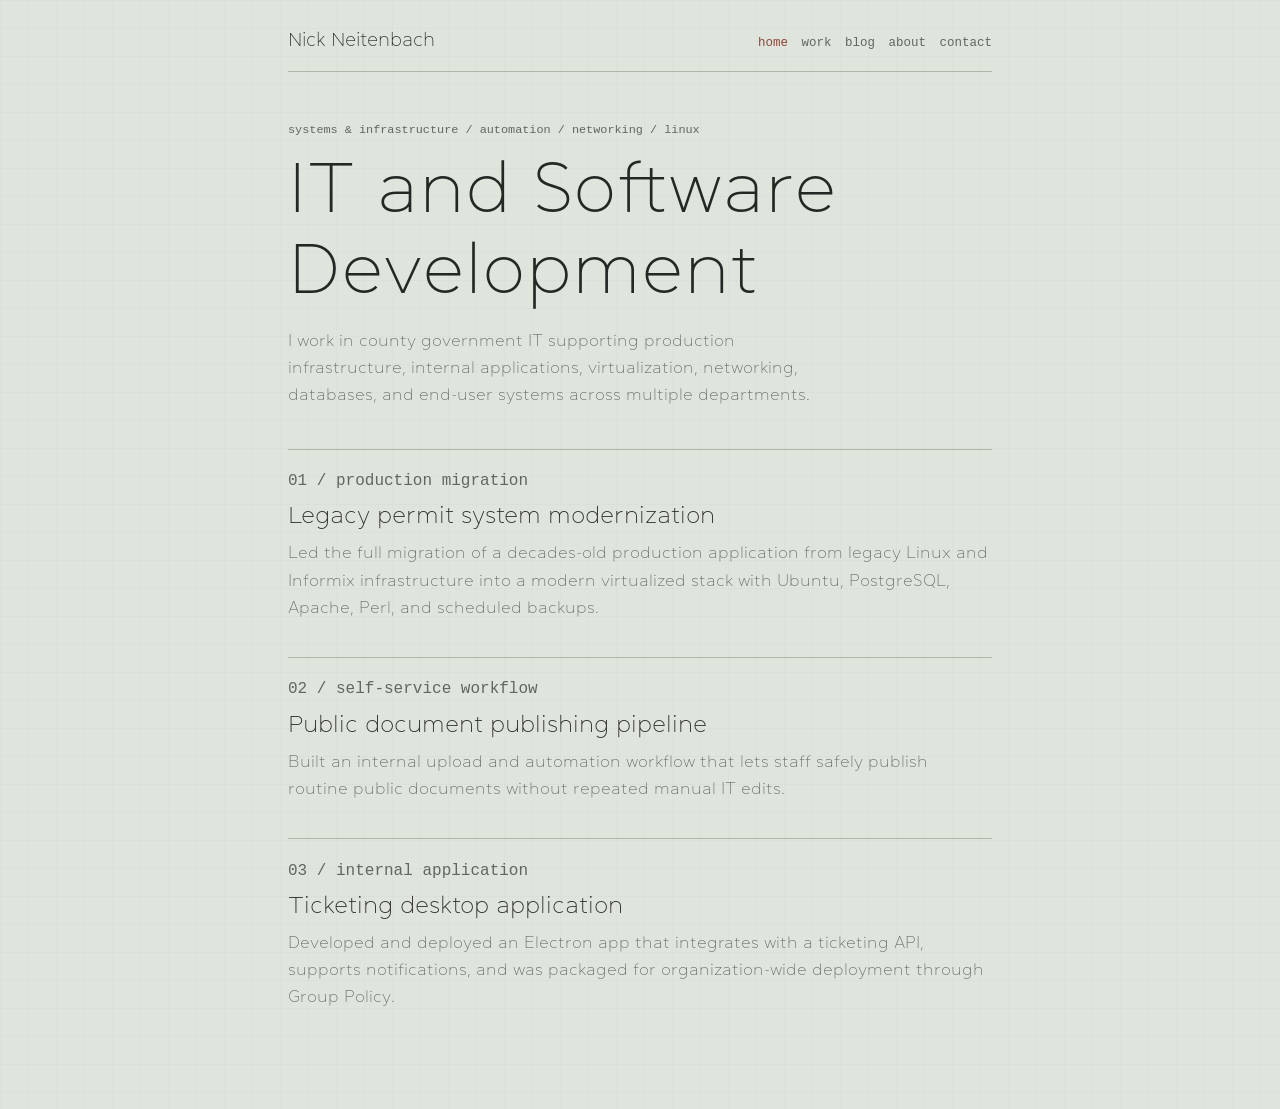
<file: docs/index.html>
<!DOCTYPE html>
<html lang="en">
<head>
    <meta charset="UTF-8">
    <meta name="viewport" content="width=device-width, initial-scale=1.0">
    <title>Nick Neitenbach - Systems & Infrastructure</title>
    <link href="style.css" rel="stylesheet">
</head>
<body>
    <header class="site-header">
        <a class="site-title" href="index.html">Nick Neitenbach</a>
        <nav class="site-nav" aria-label="Main navigation">
            <a href="index.html" aria-current="page">Home</a>
            <a href="projects.html">Work</a>
            <a href="blog.html">Blog</a>
            <a href="aboutme.html">About</a>
            <a href="contact.html">Contact</a>
        </nav>
    </header>

    <main class="page">
        <section class="intro-block">
            <p class="kicker">systems & infrastructure / automation / networking / linux</p>
            <h1>IT and Software Development</h1>
            <p>
                I work in county government IT supporting production infrastructure,
                internal applications, virtualization, networking, databases, and end-user
                systems across multiple departments.
            </p>
        </section>

        <section class="post-list" aria-label="Featured work">
            <article class="post">
                <p class="post-meta">01 / production migration</p>
                <h2><a href="projects.html#permit-system">Legacy permit system modernization</a></h2>
                <p>
                    Led the full migration of a decades-old production application from legacy Linux and
                    Informix infrastructure into a modern virtualized stack with Ubuntu,
                    PostgreSQL, Apache, Perl, and scheduled backups.
                </p>
            </article>

            <article class="post">
                <p class="post-meta">02 / self-service workflow</p>
                <h2><a href="projects.html#document-publishing">Public document publishing pipeline</a></h2>
                <p>
                    Built an internal upload and automation workflow that lets staff safely
                    publish routine public documents without repeated manual IT edits.
                </p>
            </article>

            <article class="post">
                <p class="post-meta">03 / internal application</p>
                <h2><a href="projects.html#ticketing-app">Ticketing desktop application</a></h2>
                <p>
                    Developed and deployed an Electron app that integrates with a ticketing
                    API, supports notifications, and was packaged for organization-wide
                    deployment through Group Policy.
                </p>
            </article>
        </section>
    </main>
</body>
</html>
</file>
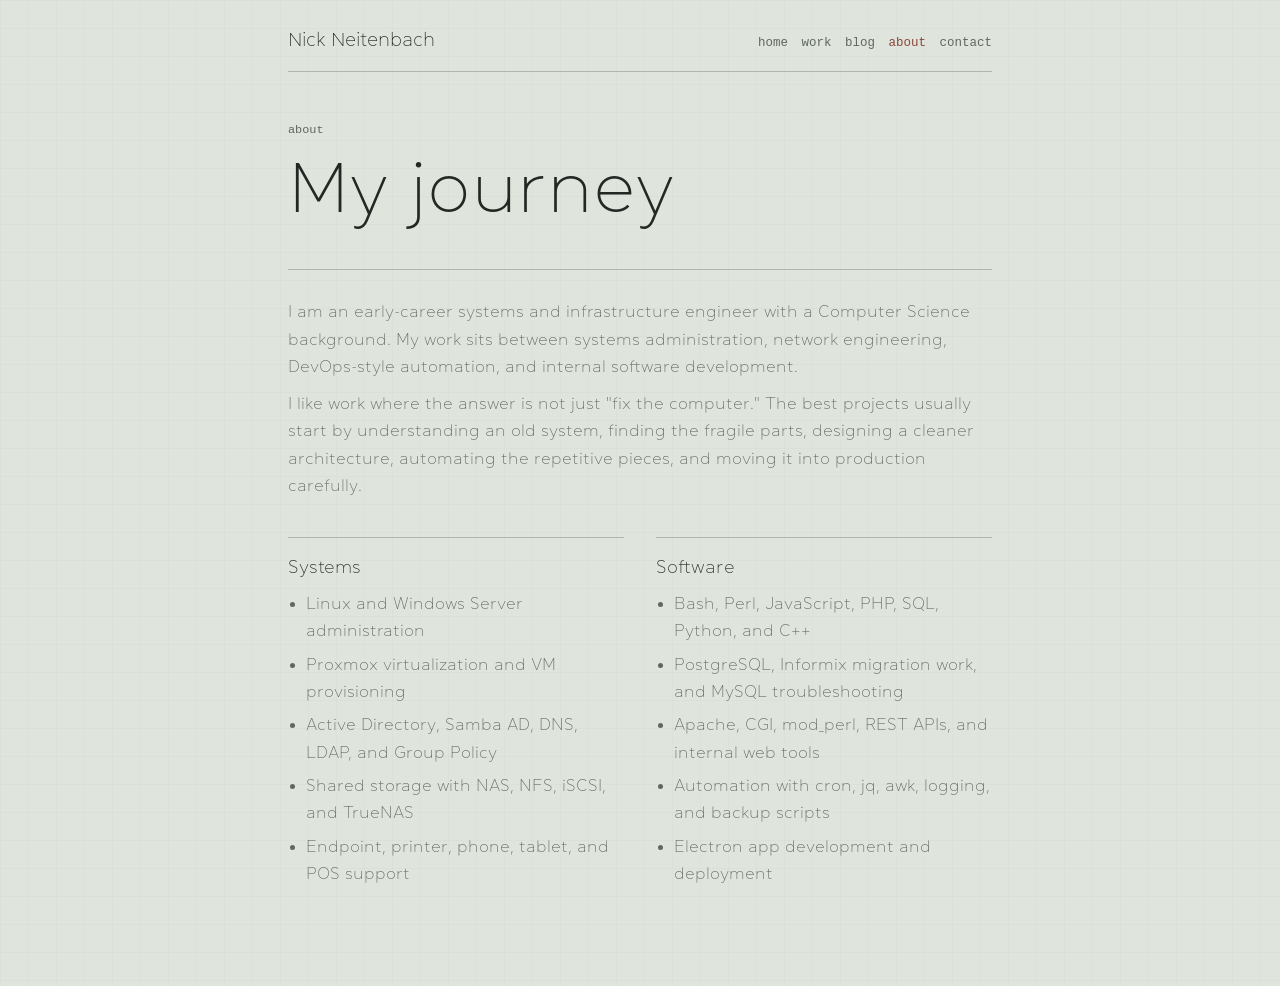
<file: docs/aboutme.html>
<!DOCTYPE html>
<html lang="en">
<head>
    <meta charset="UTF-8">
    <meta name="viewport" content="width=device-width, initial-scale=1.0">
    <title>About - Nick Neitenbach</title>
    <link href="style.css" rel="stylesheet">
</head>
<body>
    <header class="site-header">
        <a class="site-title" href="index.html">Nick Neitenbach</a>
        <nav class="site-nav" aria-label="Main navigation">
            <a href="index.html">Home</a>
            <a href="projects.html">Work</a>
            <a href="blog.html">Blog</a>
            <a href="aboutme.html" aria-current="page">About</a>
            <a href="contact.html">Contact</a>
        </nav>
    </header>

    <main class="page">
        <section class="page-heading">
            <p class="kicker">about</p>
            <h1>My journey</h1>
        </section>

        <article class="post">
            <p>
                I am an early-career systems and infrastructure engineer with a Computer
                Science background. My work sits between systems administration, network
                engineering, DevOps-style automation, and internal software development.
            </p>
            <p>
                I like work where the answer is not just "fix the computer." The best
                projects usually start by understanding an old system, finding the fragile
                parts, designing a cleaner architecture, automating the repetitive pieces,
                and moving it into production carefully.
            </p>
        </article>

        <section class="split-notes">
            <article class="note">
                <h2>Systems</h2>
                <ul>
                    <li>Linux and Windows Server administration</li>
                    <li>Proxmox virtualization and VM provisioning</li>
                    <li>Active Directory, Samba AD, DNS, LDAP, and Group Policy</li>
                    <li>Shared storage with NAS, NFS, iSCSI, and TrueNAS</li>
                    <li>Endpoint, printer, phone, tablet, and POS support</li>
                </ul>
            </article>

            <article class="note">
                <h2>Software</h2>
                <ul>
                    <li>Bash, Perl, JavaScript, PHP, SQL, Python, and C++</li>
                    <li>PostgreSQL, Informix migration work, and MySQL troubleshooting</li>
                    <li>Apache, CGI, mod_perl, REST APIs, and internal web tools</li>
                    <li>Automation with cron, jq, awk, logging, and backup scripts</li>
                    <li>Electron app development and deployment</li>
                </ul>
            </article>
        </section>
    </main>
</body>
</html>
</file>
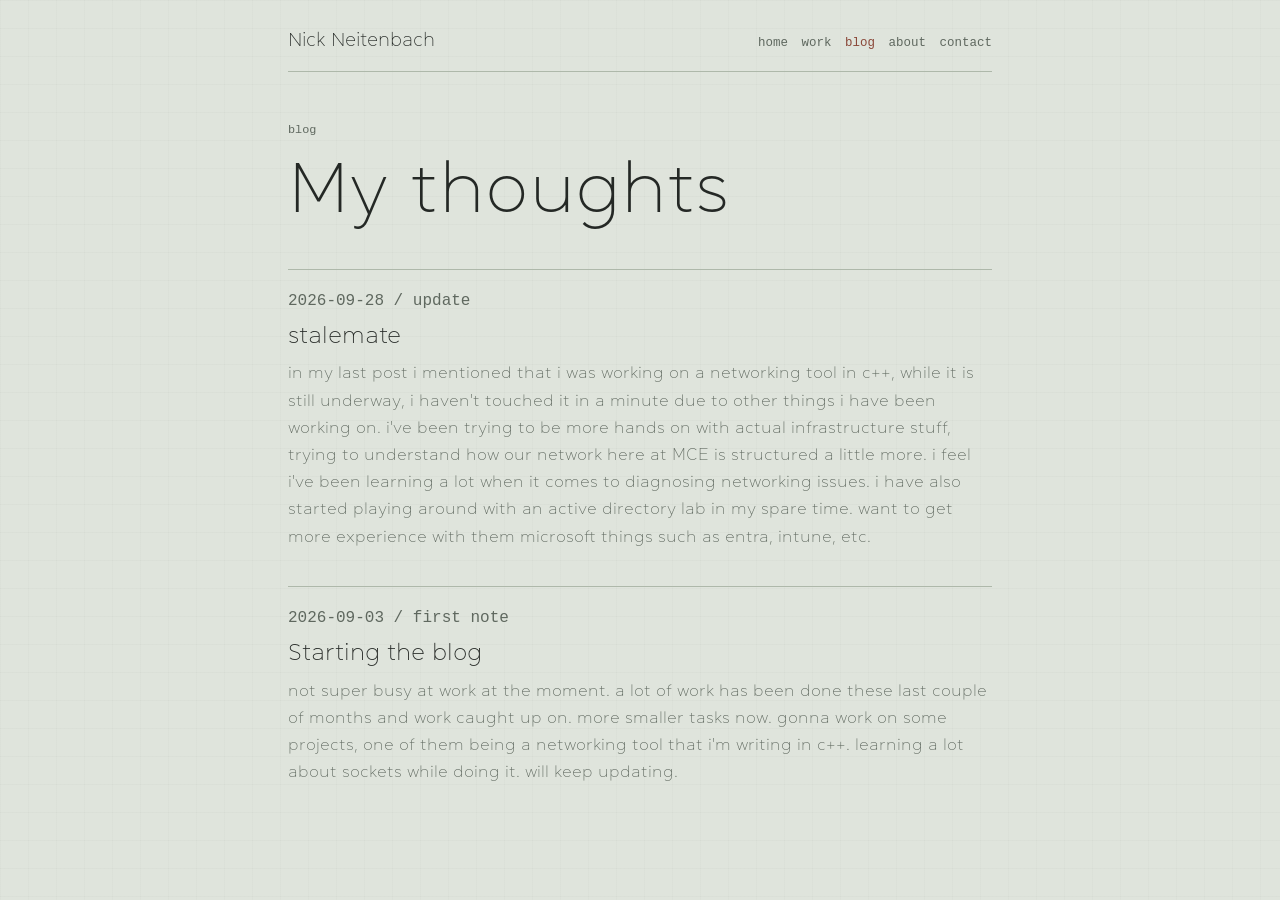
<file: docs/blog.html>
<!DOCTYPE html>
<html lang="en">
<head>
    <meta charset="UTF-8">
    <meta name="viewport" content="width=device-width, initial-scale=1.0">
    <title>Blog - Nick Neitenbach</title>
    <link href="style.css" rel="stylesheet">
</head>
<body>
    <header class="site-header">
        <a class="site-title" href="index.html">Nick Neitenbach</a>
        <nav class="site-nav" aria-label="Main navigation">
            <a href="index.html">Home</a>
            <a href="projects.html">Work</a>
            <a href="blog.html" aria-current="page">Blog</a>
            <a href="aboutme.html">About</a>
            <a href="contact.html">Contact</a>
        </nav>
    </header>

    <main class="page">
        <section class="page-heading">
            <p class="kicker">blog</p>
            <h1>My thoughts</h1>
        </section>

        <section class="post-list" aria-label="Blog posts">
            <article class="post">
                <p class="post-meta">2026-09-28 / update</p>
                <h2>stalemate</h2>
                <p>
                    in my last post i mentioned that i was working on a networking tool in c++, while 
                    it is still underway, i haven't touched it in a minute due to other things i have been
                    working on. i've been trying to be more hands on with actual infrastructure stuff, trying to 
                    understand how our network here at MCE is structured a little more. i feel i've been learning
                    a lot when it comes to diagnosing networking issues.  i have also started playing around with
                    an active directory lab in my spare time. want to get more experience with them microsoft things
                    such as entra, intune, etc.
                </p>
            </article>
            <article class="post">
                <p class="post-meta">2026-09-03 / first note</p>
                <h2>Starting the blog</h2>
                <p>
                    not super busy at work at the moment. a lot of work has been done these last 
                    couple of months and work caught up on. more smaller tasks now. gonna work on some projects,
                    one of them being a networking tool that i'm writing in c++. learning a lot about sockets
                    while doing it. will keep updating.
                </p>
            </article>
        </section>
    </main>
</body>
</html>
</file>
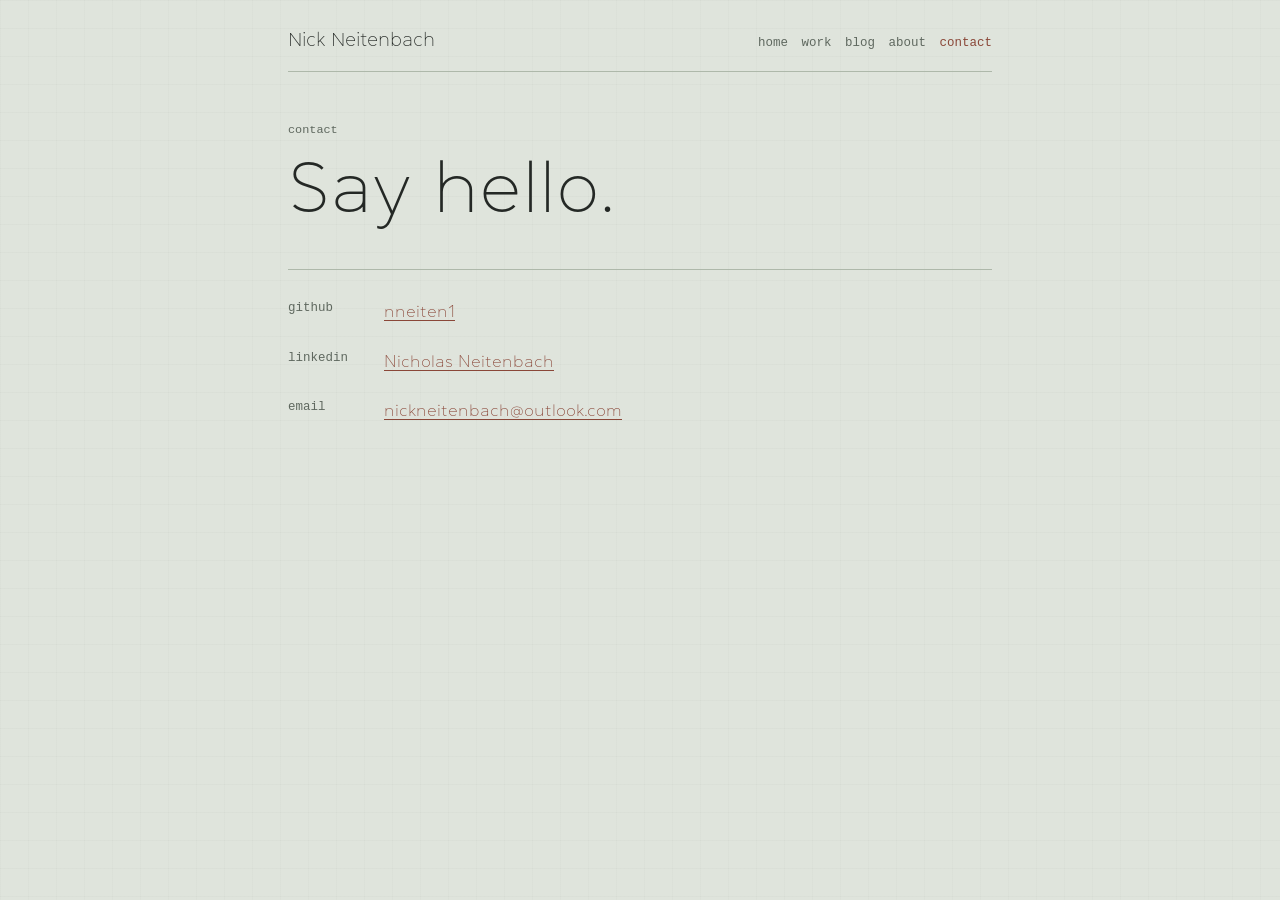
<file: docs/contact.html>
<!DOCTYPE html>
<html lang="en">
<head>
    <meta charset="UTF-8">
    <meta name="viewport" content="width=device-width, initial-scale=1.0">
    <title>Contact - Nick Neitenbach</title>
    <link href="style.css" rel="stylesheet">
</head>
<body>
    <header class="site-header">
        <a class="site-title" href="index.html">Nick Neitenbach</a>
        <nav class="site-nav" aria-label="Main navigation">
            <a href="index.html">Home</a>
            <a href="projects.html">Work</a>
            <a href="blog.html">Blog</a>
            <a href="aboutme.html">About</a>
            <a href="contact.html" aria-current="page">Contact</a>
        </nav>
    </header>

    <main class="page">
        <section class="page-heading">
            <p class="kicker">contact</p>
            <h1>Say hello.</h1>
        </section>

        <article class="post contact-list">
            <p><span>GitHub</span> <a href="https://github.com/nneiten1" target="_blank" rel="noreferrer">nneiten1</a></p>
            <p><span>LinkedIn</span> <a href="https://www.linkedin.com/public-profile/settings?trk=d_flagship3_profile_self_view_public_profile" target="_blank" rel="noreferrer">Nicholas Neitenbach</a></p>
            <p><span>Email</span> <a href="mailto:nickneitenbach@outlook.com">nickneitenbach@outlook.com</a></p>
        </article>
    </main>
</body>
</html>
</file>
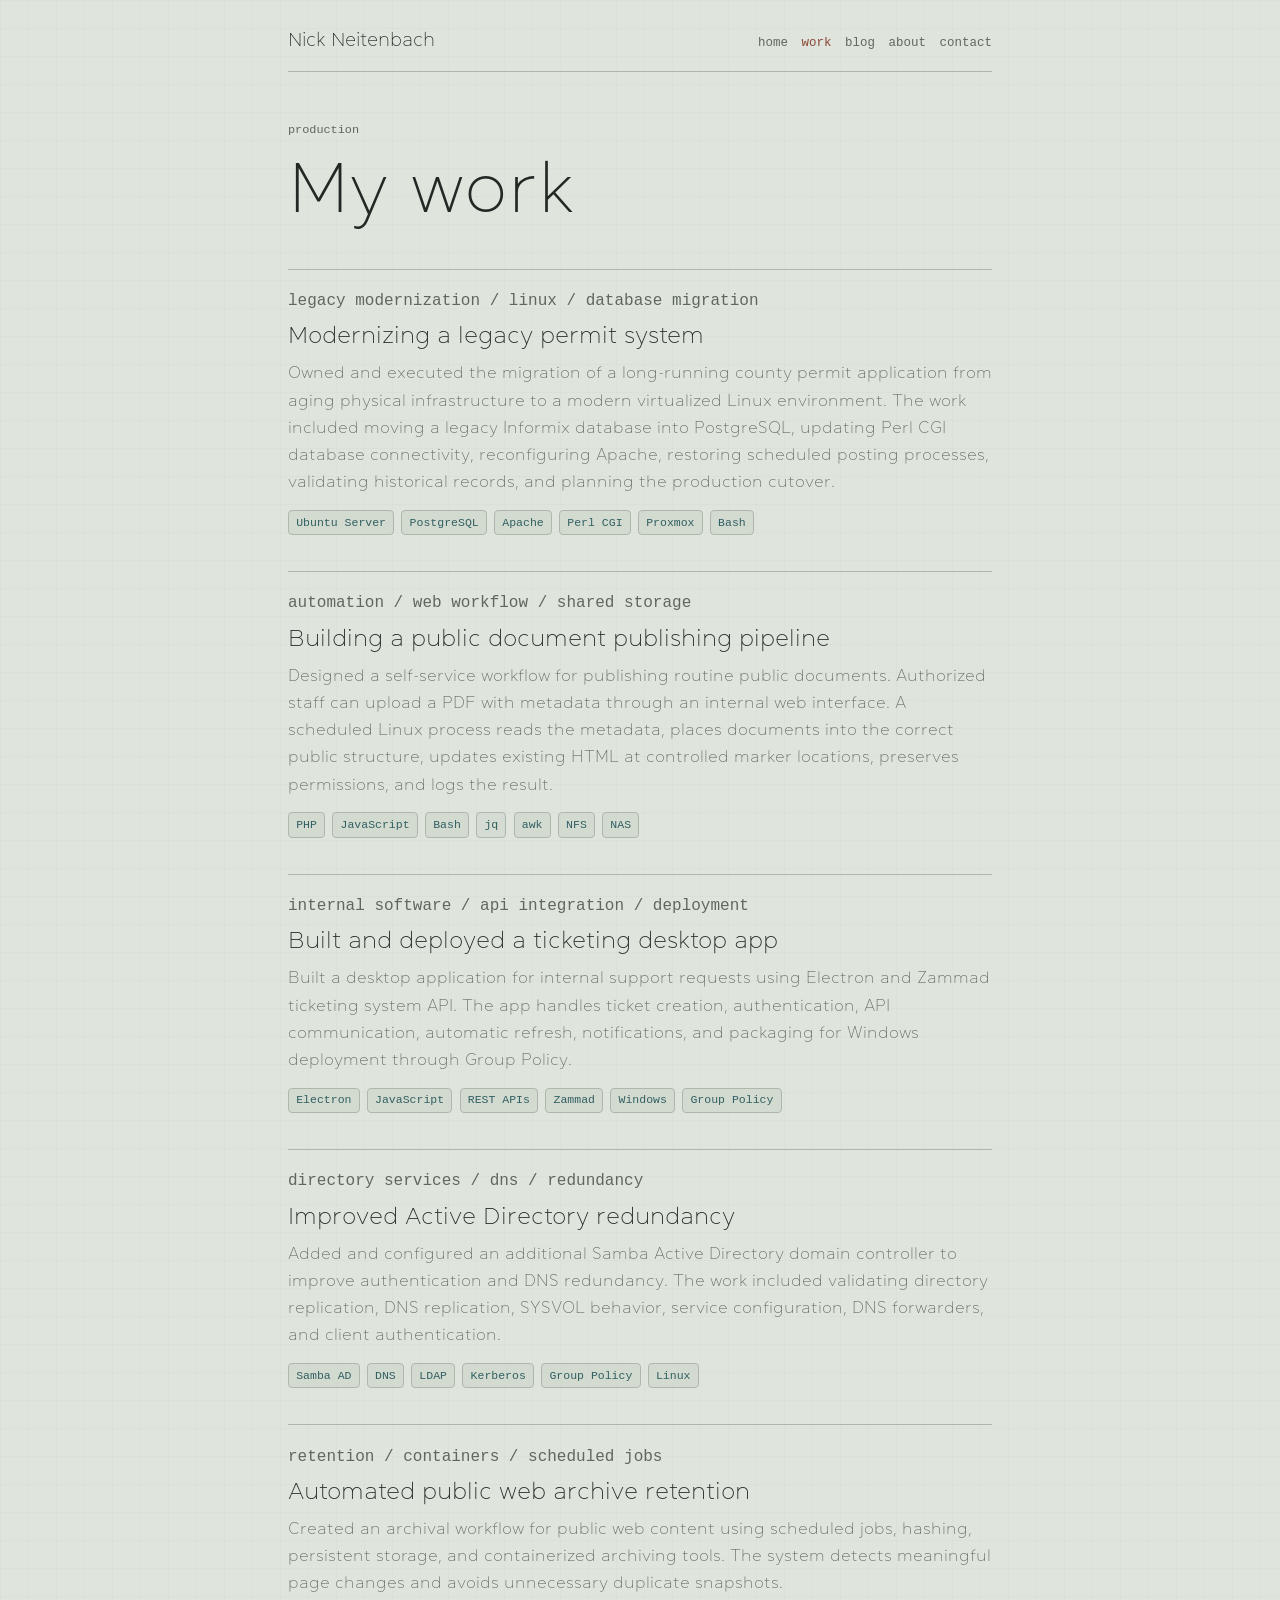
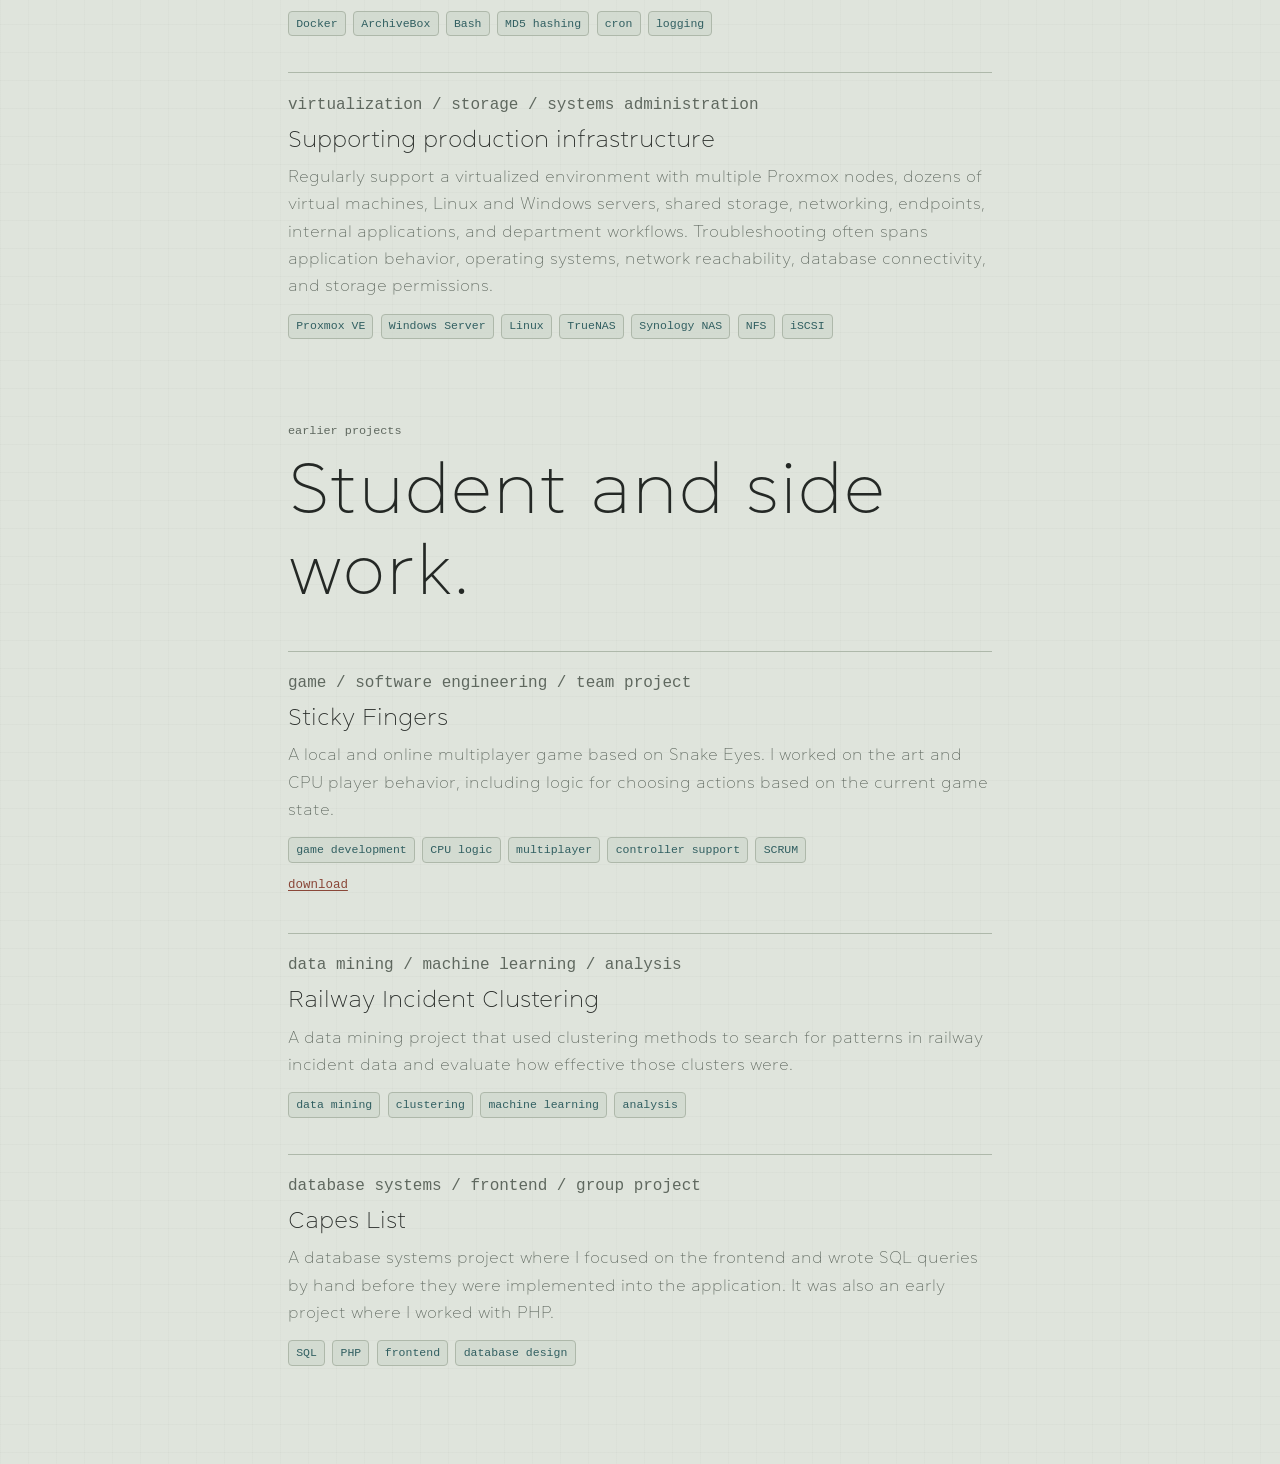
<file: docs/projects.html>
<!DOCTYPE html>
<html lang="en">
<head>
    <meta charset="UTF-8">
    <meta name="viewport" content="width=device-width, initial-scale=1.0">
    <title>Work - Nick Neitenbach</title>
    <link href="style.css" rel="stylesheet">
</head>
<body>
    <header class="site-header">
        <a class="site-title" href="index.html">Nick Neitenbach</a>
        <nav class="site-nav" aria-label="Main navigation">
            <a href="index.html">Home</a>
            <a href="projects.html" aria-current="page">Work</a>
            <a href="blog.html">Blog</a>
            <a href="aboutme.html">About</a>
            <a href="contact.html">Contact</a>
        </nav>
    </header>

    <main class="page">
        <section class="page-heading">
            <p class="kicker">production</p>
            <h1>My work</h1>
        </section>

        <section class="post-list">
            <article class="post case-study" id="permit-system">
                <p class="post-meta">legacy modernization / linux / database migration</p>
                <h2>Modernizing a legacy permit system</h2>
                <p>
                    Owned and executed the migration of a long-running county permit
                    application from aging physical infrastructure to a modern virtualized
                    Linux environment. The work included moving a legacy Informix database into PostgreSQL,
                    updating Perl CGI database connectivity, reconfiguring Apache, restoring
                    scheduled posting processes, validating historical records, and planning
                    the production cutover.
                </p>
                <ul class="tag-list" aria-label="Technologies used">
                    <li>Ubuntu Server</li>
                    <li>PostgreSQL</li>
                    <li>Apache</li>
                    <li>Perl CGI</li>
                    <li>Proxmox</li>
                    <li>Bash</li>
                </ul>
            </article>

            <article class="post case-study" id="document-publishing">
                <p class="post-meta">automation / web workflow / shared storage</p>
                <h2>Building a public document publishing pipeline</h2>
                <p>
                    Designed a self-service workflow for publishing routine public documents.
                    Authorized staff can upload a PDF with metadata through an internal web
                    interface. A scheduled Linux process reads the metadata, places documents
                    into the correct public structure, updates existing HTML at controlled
                    marker locations, preserves permissions, and logs the result.
                </p>
                <ul class="tag-list" aria-label="Technologies used">
                    <li>PHP</li>
                    <li>JavaScript</li>
                    <li>Bash</li>
                    <li>jq</li>
                    <li>awk</li>
                    <li>NFS</li>
                    <li>NAS</li>
                </ul>
            </article>

            <article class="post case-study" id="ticketing-app">
                <p class="post-meta">internal software / api integration / deployment</p>
                <h2>Built and deployed a ticketing desktop app</h2>
                <p>
                    Built a desktop application for internal support requests using Electron
                    and Zammad ticketing system API. The app handles ticket creation,
                    authentication, API communication, automatic refresh, notifications, and
                    packaging for Windows deployment through Group Policy.
                </p>
                <ul class="tag-list" aria-label="Technologies used">
                    <li>Electron</li>
                    <li>JavaScript</li>
                    <li>REST APIs</li>
                    <li>Zammad</li>
                    <li>Windows</li>
                    <li>Group Policy</li>
                </ul>
            </article>

            <article class="post case-study" id="active-directory">
                <p class="post-meta">directory services / dns / redundancy</p>
                <h2>Improved Active Directory redundancy</h2>
                <p>
                    Added and configured an additional Samba Active Directory domain
                    controller to improve authentication and DNS redundancy. The work
                    included validating directory replication, DNS replication, SYSVOL
                    behavior, service configuration, DNS forwarders, and client
                    authentication.
                </p>
                <ul class="tag-list" aria-label="Technologies used">
                    <li>Samba AD</li>
                    <li>DNS</li>
                    <li>LDAP</li>
                    <li>Kerberos</li>
                    <li>Group Policy</li>
                    <li>Linux</li>
                </ul>
            </article>

            <article class="post case-study" id="web-archive">
                <p class="post-meta">retention / containers / scheduled jobs</p>
                <h2>Automated public web archive retention</h2>
                <p>
                    Created an archival workflow for public web content using scheduled
                    jobs, hashing, persistent storage, and containerized archiving tools.
                    The system detects meaningful page changes and avoids unnecessary
                    duplicate snapshots.
                </p>
                <ul class="tag-list" aria-label="Technologies used">
                    <li>Docker</li>
                    <li>ArchiveBox</li>
                    <li>Bash</li>
                    <li>MD5 hashing</li>
                    <li>cron</li>
                    <li>logging</li>
                </ul>
            </article>

            <article class="post case-study" id="infrastructure">
                <p class="post-meta">virtualization / storage / systems administration</p>
                <h2>Supporting production infrastructure</h2>
                <p>
                    Regularly support a virtualized environment with multiple Proxmox nodes,
                    dozens of virtual machines, Linux and Windows servers, shared storage,
                    networking, endpoints, internal applications, and department workflows.
                    Troubleshooting often spans application behavior, operating systems,
                    network reachability, database connectivity, and storage permissions.
                </p>
                <ul class="tag-list" aria-label="Technologies used">
                    <li>Proxmox VE</li>
                    <li>Windows Server</li>
                    <li>Linux</li>
                    <li>TrueNAS</li>
                    <li>Synology NAS</li>
                    <li>NFS</li>
                    <li>iSCSI</li>
                </ul>
            </article>
        </section>

        <section class="page-heading section-heading">
            <p class="kicker">earlier projects</p>
            <h1>Student and side work.</h1>
        </section>

        <section class="post-list">
            <article class="post case-study" id="sticky-fingers">
                <p class="post-meta">game / software engineering / team project</p>
                <h2>
                    <a href="https://github.com/isaachraga/GammaRepo/tree/main/SnakeEyes" target="_blank" rel="noreferrer">
                        Sticky Fingers
                    </a>
                </h2>
                <p>
                    A local and online multiplayer game based on Snake Eyes. I worked on
                    the art and CPU player behavior, including logic for choosing actions
                    based on the current game state.
                </p>
                <ul class="tag-list" aria-label="Technologies and concepts used">
                    <li>game development</li>
                    <li>CPU logic</li>
                    <li>multiplayer</li>
                    <li>controller support</li>
                    <li>SCRUM</li>
                </ul>
                <a class="quiet-link" href="https://gammateamse.itch.io/sticky-fingers" target="_blank" rel="noreferrer">Download</a>
            </article>

            <article class="post case-study" id="railway-clustering">
                <p class="post-meta">data mining / machine learning / analysis</p>
                <h2>
                    <a href="https://github.com/evaizalith/railway-incident-clustering" target="_blank" rel="noreferrer">
                        Railway Incident Clustering
                    </a>
                </h2>
                <p>
                    A data mining project that used clustering methods to search for
                    patterns in railway incident data and evaluate how effective those
                    clusters were.
                </p>
                <ul class="tag-list" aria-label="Technologies and concepts used">
                    <li>data mining</li>
                    <li>clustering</li>
                    <li>machine learning</li>
                    <li>analysis</li>
                </ul>
            </article>

            <article class="post case-study" id="capes-list">
                <p class="post-meta">database systems / frontend / group project</p>
                <h2>
                    <a href="https://github.com/nneiten1/CapesList" target="_blank" rel="noreferrer">
                        Capes List
                    </a>
                </h2>
                <p>
                    A database systems project where I focused on the frontend and wrote
                    SQL queries by hand before they were implemented into the application.
                    It was also an early project where I worked with PHP.
                </p>
                <ul class="tag-list" aria-label="Technologies and concepts used">
                    <li>SQL</li>
                    <li>PHP</li>
                    <li>frontend</li>
                    <li>database design</li>
                </ul>
            </article>
        </section>
    </main>
</body>
</html>
</file>
<file: docs/style.css>
@font-face {
    font-family: Website;
    src: url("./fonts/Pepper\ Type\ -\ Daikon-ExtraLight.otf");
}

:root {
    --paper: #dfe4dc;
    --paper-soft: #cfd8ce;
    --ink: #242825;
    --muted: #5f685f;
    --line: #aeb8aa;
    --accent: #8a4738;
    --accent-soft: #315f61;
    --shadow: rgba(34, 46, 39, 0.16);
}

* {
    box-sizing: border-box;
}

body {
    min-height: 100vh;
    margin: 0;
    color: var(--ink);
    background:
        linear-gradient(rgba(36, 40, 37, 0.025) 1px, transparent 1px),
        linear-gradient(90deg, rgba(36, 40, 37, 0.02) 1px, transparent 1px),
        var(--paper);
    background-size: 28px 28px;
    font-family: Website, Georgia, "Times New Roman", serif;
    line-height: 1.7;
}

a {
    color: var(--accent);
    text-decoration-thickness: 1px;
    text-underline-offset: 0.2em;
}

a:visited {
    color: var(--accent-soft);
}

.site-header {
    display: flex;
    align-items: baseline;
    justify-content: space-between;
    gap: 1.25rem;
    width: min(44rem, calc(100% - 2rem));
    margin: 0 auto;
    padding: 1.5rem 0 1rem;
    border-bottom: 1px solid var(--line);
}

.site-title {
    color: var(--ink);
    font-size: 1.15rem;
    text-decoration: none;
}

.site-nav {
    display: flex;
    flex-wrap: wrap;
    justify-content: flex-end;
    gap: 0.35rem 0.85rem;
    font-family: "Courier New", Courier, monospace;
    font-size: 0.78rem;
    text-transform: lowercase;
}

.site-nav a {
    color: var(--muted);
    text-decoration: none;
}

.site-nav a[aria-current="page"] {
    color: var(--accent);
}

.page {
    width: min(44rem, calc(100% - 2rem));
    margin: 0 auto;
    padding: 3rem 0 5rem;
}

.intro-block,
.page-heading {
    margin-bottom: 2.5rem;
}

.section-heading {
    margin-top: 4rem;
}

.kicker,
.post-meta {
    margin: 0 0 0.45rem;
    color: var(--muted);
    font-family: "Courier New", Courier, monospace;
    font-size: 0.74rem;
    letter-spacing: 0;
    text-transform: lowercase;
}

h1,
h2 {
    margin: 0;
    font-weight: 400;
    line-height: 1.15;
}

h1 {
    max-width: 38rem;
    color: var(--ink);
    font-size: 4.4rem;
}

h2 {
    font-size: 1.45rem;
}

p {
    margin: 0;
}

.intro-block p:last-child,
.post p,
.note li {
    font-size: 1rem;
}

.intro-block p:last-child {
    max-width: 34rem;
    margin-top: 1.1rem;
    color: var(--muted);
}

.post-list {
    display: grid;
    gap: 1.1rem;
}

.post,
.note {
    padding: 1.15rem 0;
    border-top: 1px solid var(--line);
}

.case-study {
    scroll-margin-top: 1.5rem;
}

.post h2 a {
    color: var(--ink);
    text-decoration: none;
}

.post h2 a:hover {
    color: var(--accent);
}

.post p:not(.post-meta) {
    margin-top: 0.65rem;
    color: var(--muted);
}

.quiet-link {
    display: inline-block;
    margin-top: 0.8rem;
    font-family: "Courier New", Courier, monospace;
    font-size: 0.78rem;
    text-transform: lowercase;
}

.tag-list {
    display: flex;
    flex-wrap: wrap;
    gap: 0.35rem 0.45rem;
    margin: 0.9rem 0 0;
    padding: 0;
    list-style: none;
}

.tag-list li {
    padding: 0.12rem 0.45rem;
    color: var(--accent-soft);
    background: rgba(207, 216, 206, 0.7);
    border: 1px solid var(--line);
    border-radius: 4px;
    font-family: "Courier New", Courier, monospace;
    font-size: 0.72rem;
}

.split-notes {
    display: grid;
    grid-template-columns: repeat(2, minmax(0, 1fr));
    gap: 2rem;
    margin-top: 1.25rem;
}

.note h2 {
    margin-bottom: 0.8rem;
    font-size: 1.1rem;
}

.note ul {
    display: grid;
    gap: 0.4rem;
    margin: 0;
    padding-left: 1.1rem;
    color: var(--muted);
}

.contact-list {
    display: grid;
    gap: 0.75rem;
}

.contact-list p {
    display: grid;
    grid-template-columns: 5rem 1fr;
    gap: 1rem;
}

.contact-list span {
    color: var(--muted);
    font-family: "Courier New", Courier, monospace;
    font-size: 0.78rem;
    text-transform: lowercase;
}

@media (max-width: 640px) {
    .site-header {
        display: block;
    }

    .site-nav {
        justify-content: flex-start;
        margin-top: 0.65rem;
    }

    .page {
        padding-top: 2rem;
    }

    h1 {
        font-size: 2.8rem;
    }

    .split-notes,
    .contact-list p {
        grid-template-columns: 1fr;
    }
}
</file>
